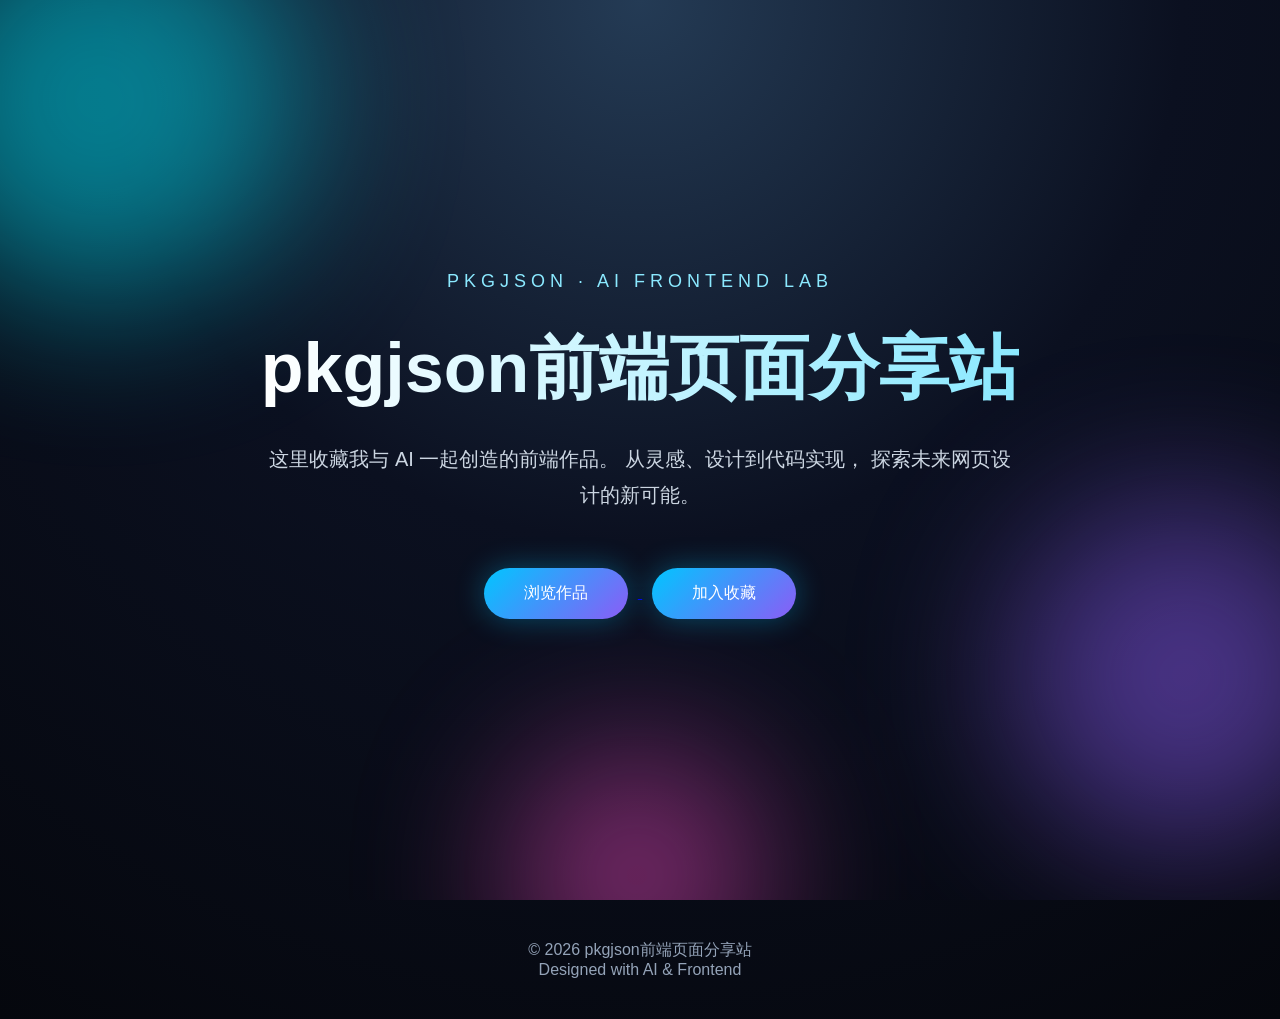
<file: index.html>
<!DOCTYPE html>
<html lang="zh-CN">
<head>
<meta charset="UTF-8">
<meta name="viewport" content="width=device-width, initial-scale=1.0">

<title>pkgjson前端页面分享站</title>

<style>

*{
    margin:0;
    padding:0;
    box-sizing:border-box;
    font-family:
    "Microsoft YaHei",
    "PingFang SC",
    sans-serif;
}

body{
    min-height:100vh;
    background:
    radial-gradient(circle at top,#243b55,#0b1020 45%,#05070d);
    color:white;
    overflow-x:hidden;
}


/* 背景光 */

.bg{
    position:fixed;
    inset:0;
    overflow:hidden;
    z-index:-1;
}


.circle{
    position:absolute;
    border-radius:50%;
    filter:blur(80px);
    opacity:.5;
    animation:float 12s infinite alternate;
}


.c1{
    width:400px;
    height:400px;
    background:#00eaff;
    top:-100px;
    left:-100px;
}


.c2{
    width:350px;
    height:350px;
    background:#8b5cf6;
    right:-80px;
    bottom:50px;
}


.c3{
    width:250px;
    height:250px;
    background:#ff4ecd;
    left:40%;
    bottom:-100px;
}


@keyframes float{

    from{
        transform:translateY(0);
    }

    to{
        transform:translateY(80px);
    }
}




/* 主区域 */

.hero{

    height:100vh;
    display:flex;
    flex-direction:column;
    justify-content:center;
    align-items:center;
    text-align:center;
    padding:20px;

}


.logo{

    font-size:18px;
    letter-spacing:5px;
    color:#8be9ff;
    margin-bottom:30px;
}



h1{

    font-size:70px;
    font-weight:900;

    background:
    linear-gradient(
    90deg,
    #fff,
    #8be9ff,
    #c084fc,
    #fff
    );

    background-size:300%;

    -webkit-background-clip:text;
    color:transparent;

    animation:
    shine 6s linear infinite;

}


@keyframes shine{

    from{
        background-position:0%;
    }

    to{
        background-position:300%;
    }

}



.subtitle{

    margin-top:25px;
    max-width:750px;

    font-size:20px;

    line-height:1.8;

    color:#cbd5e1;

}



.buttons{

    margin-top:45px;

}


button{

    padding:15px 40px;

    border-radius:50px;

    border:none;

    margin:10px;

    font-size:16px;

    cursor:pointer;

    color:white;

    background:
    linear-gradient(
    135deg,
    #00c6ff,
    #8b5cf6
    );

    box-shadow:
    0 0 30px #00c6ff55;

    transition:.3s;

}


button:hover{

    transform:
    translateY(-5px)
    scale(1.05);

}





/* 作品区域 */


.works{

    padding:80px 8%;

}


.title{

    text-align:center;

    font-size:40px;

    margin-bottom:50px;

}



.cards{

    display:grid;

    grid-template-columns:
    repeat(auto-fit,minmax(280px,1fr));

    gap:30px;

}



.card{

    background:
    rgba(255,255,255,.08);

    border:

    1px solid
    rgba(255,255,255,.15);


    backdrop-filter:blur(20px);

    padding:30px;

    border-radius:25px;

    transition:.4s;


}



.card:hover{

    transform:
    translateY(-15px);

    box-shadow:
    0 20px 50px rgba(0,0,0,.4);

}


.icon{

    font-size:45px;
    margin-bottom:20px;

}



.card h3{

    font-size:25px;

    margin-bottom:15px;

}


.card p{

    color:#cbd5e1;

    line-height:1.7;

}



/* footer */


footer{

    text-align:center;

    padding:40px;

    color:#94a3b8;

}


</style>

</head>


<body>


<div class="bg">

<div class="circle c1"></div>

<div class="circle c2"></div>

<div class="circle c3"></div>

</div>



<section class="hero">


<div class="logo">
PKGJSON · AI FRONTEND LAB
</div>



<h1>
pkgjson前端页面分享站
</h1>


<div class="subtitle">

这里收藏我与 AI 一起创造的前端作品。  
从灵感、设计到代码实现，
探索未来网页设计的新可能。

</div>


<div class="buttons">
<a  href="../detail.html">
<button>
浏览作品
</button>
</a>

<button>
加入收藏
</button>

</div>


</section>




<!---
<section class="works" id="works">


<div class="title">
✨ 精选前端作品
</div>



<div class="cards">


<div class="card">

<div class="icon">
🤖
</div>

<h3>
AI 共创页面
</h3>

<p>
利用人工智能辅助设计，
创造具有未来感的网页体验。
</p>

</div>



<div class="card">

<div class="icon">
🌌
</div>

<h3>
未来 UI 设计
</h3>

<p>
探索玻璃拟态、动态效果、
沉浸式交互的新方向。
</p>

</div>




<div class="card">

<div class="icon">
💻
</div>

<h3>
开源前端作品
</h3>

<p>
分享 HTML、CSS、JavaScript
实现的精彩页面。
</p>

</div>



</div>


</section>
-->


<footer>

© 2026 pkgjson前端页面分享站  
<br>
Designed with AI & Frontend

</footer>



<script>

function scrollToWorks(){

document
.getElementById("works")
.scrollIntoView({
behavior:"smooth"
});

}


</script>



</body>

</html>
</file>
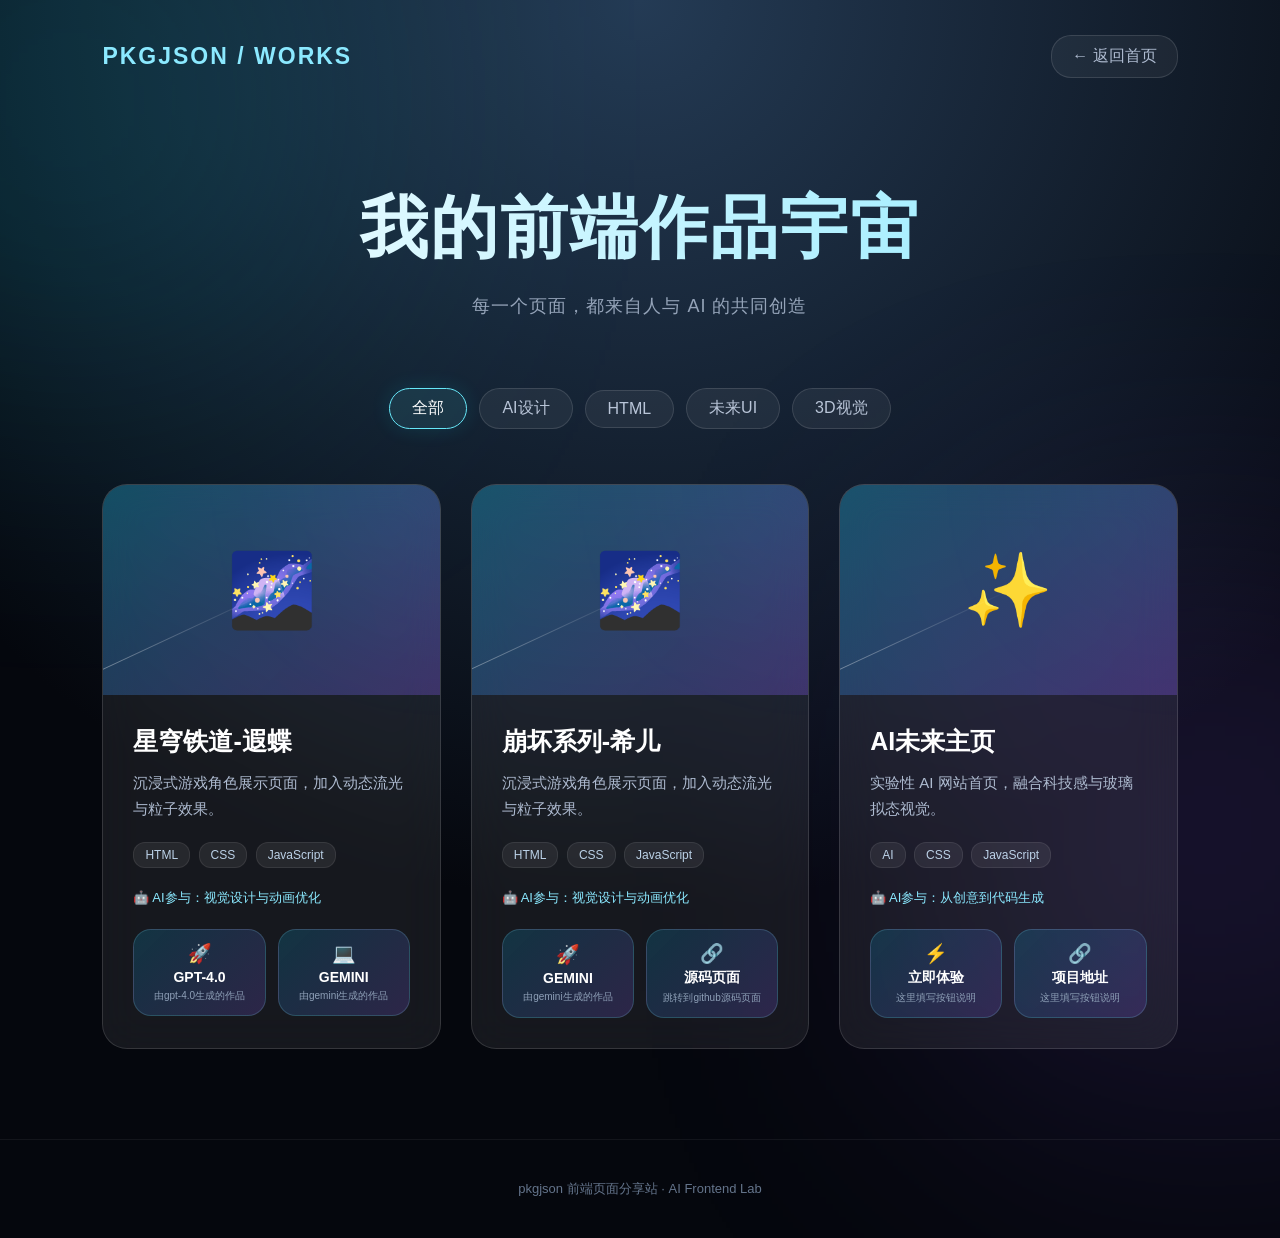
<file: detail.html>
<!DOCTYPE html>
<html lang="zh-CN">

<head>
    <meta charset="UTF-8">

    <meta
        name="viewport"
        content="width=device-width, initial-scale=1.0"
    >

    <title>作品列表 - pkgjson前端页面分享站</title>

    <link rel="stylesheet" href="./works.css">
</head>


<body>

    <!-- 顶部导航 -->
    <header class="header">

        <div class="logo">
            PKGJSON / WORKS
        </div>

        <a
            class="back"
            href="../index.html"
        >
            ← 返回首页
        </a>

    </header>


    <!-- 页面标题 -->
    <section class="hero">

        <h1>
            我的前端作品宇宙
        </h1>

        <p>
            每一个页面，都来自人与 AI 的共同创造
        </p>

    </section>


    <!-- 分类 -->
    <div class="tags">

        <div class="tag active">
            全部
        </div>

        <div class="tag">
            AI设计
        </div>

        <div class="tag">
            HTML
        </div>

        <div class="tag">
            未来UI
        </div>

        <div class="tag">
            3D视觉
        </div>

    </div>


    <!-- 作品容器 -->
    <section
        class="container"
        id="worksContainer"
    >
        <!-- JS 自动生成作品 -->
    </section>


    <!-- 页脚 -->
    <footer>
        pkgjson 前端页面分享站 · AI Frontend Lab
    </footer>


    <script src="./works.js"></script>

</body>

</html>
</file>
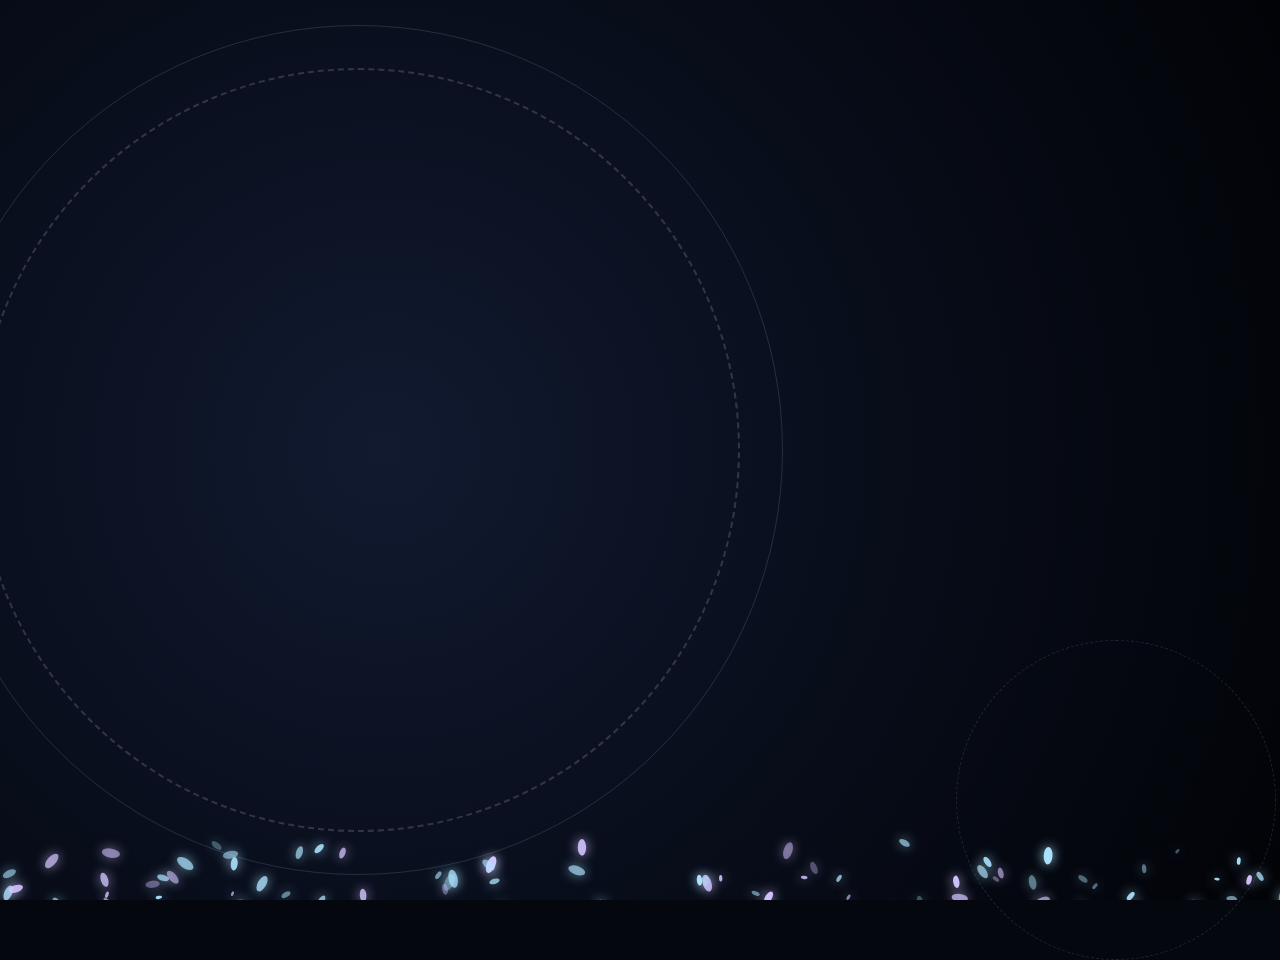
<file: sr/seele/gemini-v1.html>
<!DOCTYPE html>
<html lang="zh-CN">
<head>
    <meta charset="UTF-8">
    <meta name="viewport" content="width=device-width, initial-scale=1.0">
    <title>希儿·芙乐艾 - 死生之律者</title>
    <style>
        /* ================= 基础与色调设定 ================= */
        :root {
            --bg-deep: #05070e;
            --primary-blue: #7bb5ff;
            --glow-cyan: #aee5ff;
            --purple-light: #d3c4ff;
        }

        * {
            margin: 0;
            padding: 0;
            box-sizing: border-box;
            font-family: -apple-system, BlinkMacSystemFont, "Segoe UI", Roboto, sans-serif;
        }

        body, html {
            width: 100%;
            height: 100%;
            overflow: hidden;
            background-color: var(--bg-deep);
            color: #ffffff;
        }

        /* ================= 1. 史诗级加载动画 ================= */
        #loader {
            position: fixed;
            top: 0;
            left: 0;
            width: 100vw;
            height: 100vh;
            background: radial-gradient(circle, #0c1427 0%, #030509 100%);
            z-index: 999;
            display: flex;
            flex-direction: column;
            justify-content: center;
            align-items: center;
            transition: opacity 1.2s cubic-bezier(0.4, 0, 0.2, 1), visibility 1.2s ease;
        }

        .loader-wrapper {
            position: relative;
            width: 220px;
            height: 220px;
            display: flex;
            justify-content: center;
            align-items: center;
        }

        .ring-outer {
            position: absolute;
            width: 100%;
            height: 100%;
            border: 2px dashed rgba(174, 229, 255, 0.6);
            border-radius: 50%;
            animation: spinFast 8s linear infinite;
            box-shadow: 0 0 30px rgba(123, 181, 255, 0.2);
        }

        .ring-inner {
            position: absolute;
            width: 75%;
            height: 75%;
            border: 2px solid transparent;
            border-top: 3px solid var(--purple-light);
            border-bottom: 3px solid var(--glow-cyan);
            border-radius: 50%;
            animation: spinReverse 4s cubic-bezier(0.68, -0.55, 0.27, 1.55) infinite;
        }

        .loader-core {
            width: 20px;
            height: 20px;
            background: #ffffff;
            border-radius: 50%;
            box-shadow: 0 0 25px 10px var(--glow-cyan), 0 0 50px 20px var(--purple-light);
            animation: corePulse 1.5s ease-in-out infinite alternate;
        }

        .loader-text {
            margin-top: 40px;
            font-size: 0.95rem;
            letter-spacing: 6px;
            color: var(--glow-cyan);
            text-transform: uppercase;
            text-shadow: 0 0 10px var(--primary-blue);
            animation: textGlow 2s ease-in-out infinite alternate;
        }

        @keyframes spinFast { 100% { transform: rotate(360deg); } }
        @keyframes spinReverse { 100% { transform: rotate(-360deg); } }
        @keyframes corePulse {
            0% { transform: scale(0.6); opacity: 0.5; }
            100% { transform: scale(1.3); opacity: 1; }
        }
        @keyframes textGlow {
            0% { opacity: 0.3; filter: blur(2px); }
            100% { opacity: 1; filter: blur(0px); }
        }

        #loader.fade-out {
            opacity: 0;
            visibility: hidden;
        }

        /* ================= 2. 背景与法阵 ================= */
        .bg-container {
            position: absolute;
            top: 0; left: 0; width: 100%; height: 100%;
            background: radial-gradient(circle at 30% 50%, #111a30 0%, #080d1a 50%, #020307 100%);
            z-index: 1;
        }

        .magic-array {
            position: absolute;
            top: 50%;
            left: 28%;
            transform: translate(-50%, -50%);
            width: 850px;
            height: 850px;
            border: 1px solid rgba(174, 229, 255, 0.15);
            border-radius: 50%;
            pointer-events: none;
            animation: rotateBg 50s linear infinite;
        }
        .magic-array::before {
            content: '';
            position: absolute;
            top: 5%; left: 5%; right: 5%; bottom: 5%;
            border: 2px dashed rgba(211, 196, 255, 0.2);
            border-radius: 50%;
        }

        @keyframes rotateBg { 100% { transform: translate(-50%, -50%) rotate(360deg); } }

        canvas#particles {
            position: absolute;
            top: 0; left: 0; width: 100%; height: 100%;
            z-index: 2;
            pointer-events: none;
        }

        /* ================= 3. 左侧角色立绘（专门强化左侧边缘模糊） ================= */
        .character-stage {
            position: absolute;
            left: 3vw;
            top: 0;
            width: 52vw;
            height: 100vh;
            z-index: 4;
            display: flex;
            align-items: center;
            justify-content: center;
            perspective: 1200px;
        }

        .aura-glow {
            position: absolute;
            width: 580px;
            height: 580px;
            background: radial-gradient(circle, rgba(174,229,255,0.45) 0%, rgba(211,196,255,0.2) 40%, transparent 70%);
            filter: blur(80px);
            animation: pulseGlow 5s ease-in-out infinite alternate;
            opacity: 0;
            transition: opacity 2s ease;
        }

        .floating-wrapper {
            width: 100%;
            height: 100%;
            display: flex;
            align-items: center;
            justify-content: center;
            animation: floatAnim 6s ease-in-out infinite 2s;
        }

        /* 核心修补重点：通过多层 mask-image 彻底融化左侧和四周边缘 */
        .character-img {
            max-height: 88vh;
            max-width: 100%;
            object-fit: contain;

            /* 1. 双重掩码：复合线性渐变（专门针对左边缘深度羽化）+ 环形渐变（四周羽化） */
            -webkit-mask-image: 
                linear-gradient(to right, transparent 0%, black 22%, black 88%, transparent 100%),
                radial-gradient(circle at 50% 50%, black 50%, transparent 92%);
            -webkit-mask-composite: source-in;

            mask-image: 
                linear-gradient(to right, transparent 0%, black 22%, black 88%, transparent 100%),
                radial-gradient(circle at 50% 50%, black 50%, transparent 92%);
            mask-composite: intersect;

            /* 2. 增强多重光影，模糊边界 */
            filter: drop-shadow(-15px 0 25px rgba(174, 229, 255, 0.4))
                    drop-shadow(15px 0 30px rgba(123, 181, 255, 0.3))
                    brightness(1.03);

            opacity: 0;
            transform: scale(0.7) translateY(60px);
            transition: transform 1.8s cubic-bezier(0.16, 1, 0.3, 1), 
                        opacity 1.5s ease, 
                        filter 1.8s ease;
            cursor: pointer;
        }

        .character-stage.enter .character-img {
            opacity: 1;
            transform: scale(1) translateY(0);
        }
        .character-stage.enter .aura-glow {
            opacity: 1;
        }

        @keyframes floatAnim {
            0%, 100% { transform: translateY(0px) rotate(0deg); }
            50% { transform: translateY(-20px) rotate(1deg); }
        }
        @keyframes pulseGlow {
            0% { opacity: 0.3; transform: scale(0.85); }
            100% { opacity: 0.8; transform: scale(1.1); }
        }

        /* ================= 4. 右侧展示面板 ================= */
        .right-panel {
            position: absolute;
            right: 5vw;
            top: 0;
            width: 38vw;
            height: 100vh;
            z-index: 5;
            display: flex;
            flex-direction: column;
            justify-content: center;
            pointer-events: none;
        }

        .header-box {
            opacity: 0;
            transform: translateX(40px);
            transition: all 1.2s cubic-bezier(0.16, 1, 0.3, 1) 0.6s;
        }

        .header-box.enter {
            opacity: 1;
            transform: translateX(0);
        }

        .role-tag {
            display: inline-block;
            font-size: 0.8rem;
            letter-spacing: 3px;
            color: var(--glow-cyan);
            padding: 4px 12px;
            border: 1px solid rgba(174, 229, 255, 0.3);
            background: rgba(123, 181, 255, 0.08);
            border-radius: 4px;
            margin-bottom: 15px;
            text-transform: uppercase;
        }

        .main-title {
            font-size: 3.8rem;
            font-weight: 800;
            letter-spacing: 6px;
            background: linear-gradient(135deg, #ffffff 20%, var(--glow-cyan) 60%, var(--purple-light) 100%);
            -webkit-background-clip: text;
            -webkit-text-fill-color: transparent;
            text-shadow: 0 0 30px rgba(123, 181, 255, 0.2);
        }

        .sub-title {
            font-size: 1.2rem;
            letter-spacing: 6px;
            color: var(--purple-light);
            margin-top: 8px;
            margin-bottom: 35px;
            opacity: 0.9;
        }

        .status-cards {
            display: flex;
            flex-direction: column;
            gap: 20px;
            opacity: 0;
            transform: translateX(40px);
            transition: all 1.2s cubic-bezier(0.16, 1, 0.3, 1) 0.9s;
        }

        .status-cards.enter {
            opacity: 1;
            transform: translateX(0);
        }

        .card-item {
            background: rgba(15, 23, 42, 0.45);
            backdrop-filter: blur(12px);
            border: 1px solid rgba(255, 255, 255, 0.08);
            border-left: 3px solid var(--glow-cyan);
            padding: 18px 24px;
            border-radius: 0 12px 12px 0;
            position: relative;
            overflow: hidden;
            box-shadow: 0 10px 30px rgba(0,0,0,0.3);
        }

        .card-label {
            font-size: 0.85rem;
            color: rgba(255, 255, 255, 0.6);
            letter-spacing: 2px;
            margin-bottom: 8px;
        }

        .card-value {
            font-size: 1.1rem;
            color: #ffffff;
            letter-spacing: 1px;
            display: flex;
            align-items: center;
            justify-content: space-between;
        }

        .progress-bar {
            width: 100%;
            height: 4px;
            background: rgba(255, 255, 255, 0.1);
            border-radius: 2px;
            margin-top: 10px;
            overflow: hidden;
        }

        .progress-inner {
            height: 100%;
            background: linear-gradient(90deg, var(--primary-blue), var(--glow-cyan));
            width: 100%;
            box-shadow: 0 0 10px var(--glow-cyan);
        }

        .decor-ring {
            position: absolute;
            bottom: -60px;
            right: -60px;
            width: 320px;
            height: 320px;
            border: 1px dashed rgba(174, 229, 255, 0.15);
            border-radius: 50%;
            animation: spinFast 35s linear infinite;
            pointer-events: none;
        }
    </style>
</head>
<body>

    <div id="loader">
        <div class="loader-wrapper">
            <div class="ring-outer"></div>
            <div class="ring-inner"></div>
            <div class="loader-core"></div>
        </div>
        <div class="loader-text">Herrscher of Rebirth</div>
    </div>

    <div class="bg-container">
        <div class="magic-array"></div>
    </div>
    
    <canvas id="particles"></canvas>

    <div class="character-stage" id="charStage">
        <div class="aura-glow"></div>
        <div class="floating-wrapper">
            <img src="lihui.png" alt="死生之律者 - 希儿" class="character-img" id="heroImg">
        </div>
    </div>

    <div class="right-panel">
        <div class="header-box" id="headerBox">
            <span class="role-tag">S-Rank Valkyrie</span>
            <h1 class="main-title">希儿·芙乐艾</h1>
            <div class="sub-title">HERRSCHER OF REBIRTH · 死生之律者</div>
        </div>

        <div class="status-cards" id="statusCards">
            <div class="card-item">
                <div class="card-label">权能形态 / AUTHORITY FORM</div>
                <div class="card-value">
                    <span>塑灵与结命之双生</span>
                    <span style="color: var(--glow-cyan); font-size: 0.9rem;">[ Active ]</span>
                </div>
                <div class="progress-bar"><div class="progress-inner"></div></div>
            </div>

            <div class="card-item" style="border-left-color: var(--purple-light);">
                <div class="card-label">生命的温床 / REBIRTH RESONANCE</div>
                <div class="card-value">
                    <span>纯白绽放 · 凋零与新芽</span>
                    <span style="color: var(--purple-light); font-size: 0.9rem;">99.8%</span>
                </div>
                <div class="progress-bar"><div class="progress-inner" style="background: linear-gradient(90deg, var(--purple-light), #ffffff);"></div></div>
            </div>

            <div class="card-item">
                <div class="card-label">核心波动 / CORE FREQUENCY</div>
                <div class="card-value">
                    <span>海洋与量子之海的共鸣</span>
                    <span style="color: var(--glow-cyan); font-size: 0.9rem;">Stable</span>
                </div>
            </div>
        </div>

        <div class="decor-ring"></div>
    </div>

    <script>
        window.addEventListener('load', () => {
            const loader = document.getElementById('loader');
            const charStage = document.getElementById('charStage');
            const headerBox = document.getElementById('headerBox');
            const statusCards = document.getElementById('statusCards');

            setTimeout(() => {
                loader.classList.add('fade-out');
                setTimeout(() => {
                    charStage.classList.add('enter');
                    headerBox.classList.add('enter');
                    statusCards.classList.add('enter');
                }, 300);
            }, 1200);
        });

        // 粒子系统
        const canvas = document.getElementById('particles');
        const ctx = canvas.getContext('2d');

        function resizeCanvas() {
            canvas.width = window.innerWidth;
            canvas.height = window.innerHeight;
        }
        resizeCanvas();
        window.addEventListener('resize', resizeCanvas);

        class PetalParticle {
            constructor() {
                this.reset();
            }

            reset() {
                this.x = Math.random() * canvas.width;
                this.y = canvas.height + Math.random() * 50;
                this.size = Math.random() * 3.5 + 1.2;
                this.speedY = Math.random() * 1.5 + 0.5;
                this.speedX = (Math.random() - 0.5) * 0.8;
                this.rotation = Math.random() * Math.PI * 2;
                this.rotSpeed = (Math.random() - 0.5) * 0.03;
                this.alpha = Math.random() * 0.7 + 0.3;
                this.color = Math.random() > 0.4 ? '#aee5ff' : '#d3c4ff';
            }

            update() {
                this.y -= this.speedY;
                this.x += this.speedX;
                this.rotation += this.rotSpeed;
                if (this.y < -20) this.reset();
            }

            draw() {
                ctx.save();
                ctx.translate(this.x, this.y);
                ctx.rotate(this.rotation);
                ctx.beginPath();
                ctx.ellipse(0, 0, this.size, this.size * 2, 0, 0, Math.PI * 2);
                ctx.fillStyle = this.color;
                ctx.globalAlpha = this.alpha;
                ctx.shadowBlur = 12;
                ctx.shadowColor = this.color;
                ctx.fill();
                ctx.restore();
            }
        }

        const petals = Array.from({ length: 85 }, () => new PetalParticle());

        function animateParticles() {
            ctx.clearRect(0, 0, canvas.width, canvas.height);
            petals.forEach(p => {
                p.update();
                p.draw();
            });
            requestAnimationFrame(animateParticles);
        }
        animateParticles();

        // 3D 视差
        const heroImg = document.getElementById('heroImg');
        document.addEventListener('mousemove', (e) => {
            if (!charStage.classList.contains('enter')) return;
            const xAxis = (window.innerWidth / 2 - e.pageX) / 40;
            const yAxis = (window.innerHeight / 2 - e.pageY) / 40;
            heroImg.style.transform = `rotateY(${xAxis}deg) rotateX(${yAxis}deg)`;
        });
    </script>
</body>
</html>
</file>
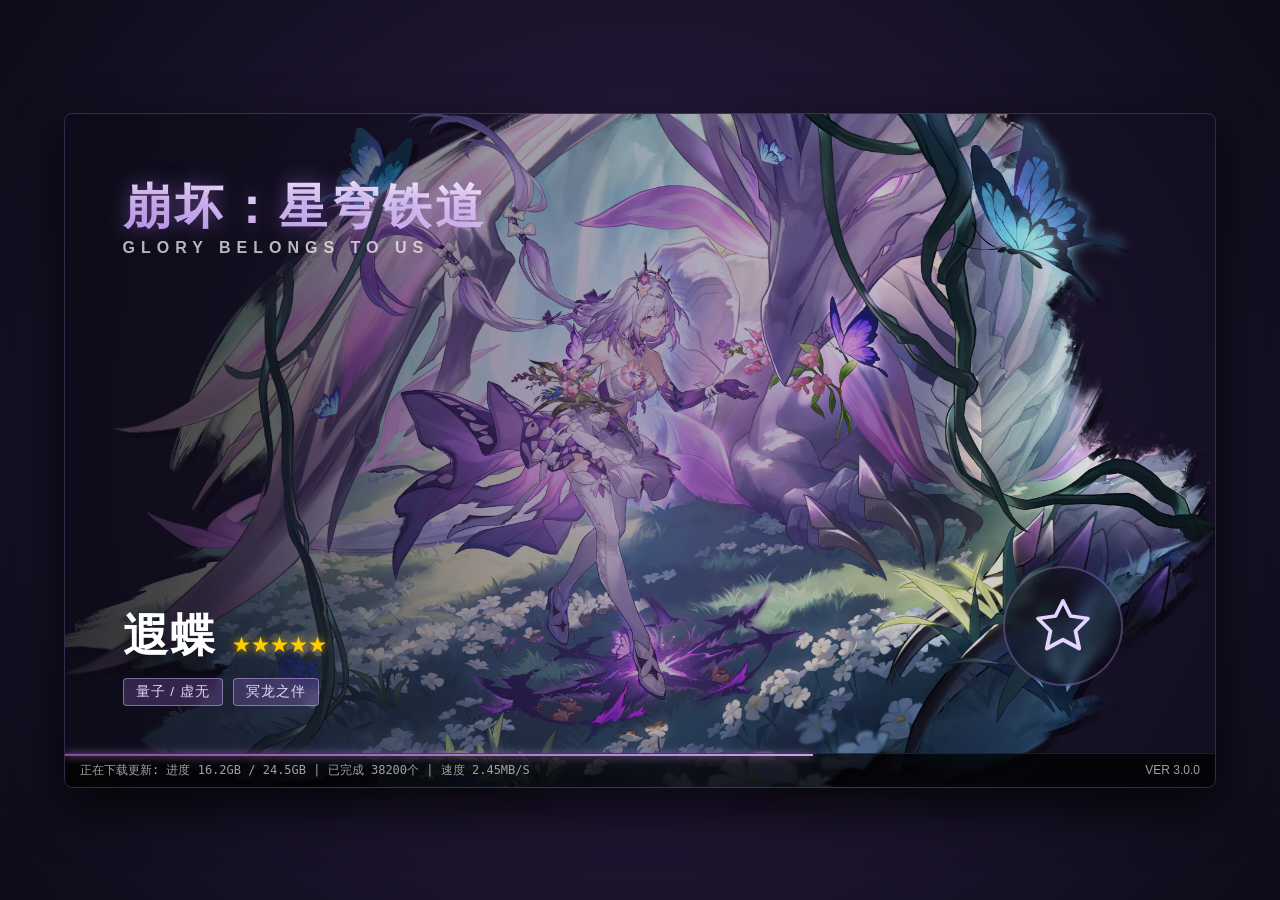
<file: sr/xiadie/gemini-v1.html>
<!DOCTYPE html>
<html lang="zh-CN">
<head>
    <meta charset="UTF-8">
    <meta name="viewport" content="width=device-width, initial-scale=1.0">
    <title>崩坏：星穹铁道 - 遐蝶</title>
    <style>
        * {
            margin: 0;
            padding: 0;
            box-sizing: border-box;
            user-select: none;
        }

        body, html {
            width: 100%;
            height: 100%;
            overflow: hidden;
            background-color: #0d0b18;
            font-family: -apple-system, BlinkMacSystemFont, "Segoe UI", Roboto, "Helvetica Neue", Arial, sans-serif;
            color: #ffffff;
        }

        /* 统一容器 */
        .container {
            position: relative;
            width: 100vw;
            height: 100vh;
            display: flex;
            justify-content: center;
            align-items: center;
            background: radial-gradient(circle at center, #2d1f47 0%, #0d0b18 100%);
        }

        /* 背景装饰与发光效果 */
        .bg-glow {
            position: absolute;
            width: 60vw;
            height: 60vw;
            background: radial-gradient(circle, rgba(162, 114, 219, 0.25) 0%, rgba(0, 0, 0, 0) 70%);
            z-index: 1;
            pointer-events: none;
        }

        /* 模拟进场与切场动画容器 */
        .card-stage {
            position: relative;
            width: 90vw;
            max-width: 1200px;
            height: 80vh;
            max-height: 675px;
            overflow: hidden;
            border-radius: 8px;
            box-shadow: 0 20px 50px rgba(0, 0, 0, 0.8);
            border: 1px solid rgba(190, 150, 235, 0.2);
            animation: stageAppear 0.8s ease-out forwards;
        }

        @keyframes stageAppear {
            0% {
                opacity: 0;
                transform: scale(0.95);
            }
            100% {
                opacity: 1;
                transform: scale(1);
            }
        }

        /* 角色全图背景 */
        .character-img {
            position: absolute;
            width: 100%;
            height: 100%;
            object-fit: cover;
            object-position: center;
            z-index: 2;
            transform: scale(1.05);
            animation: zoomEffect 20s infinite alternate ease-in-out;
        }

        @keyframes zoomEffect {
            0% { transform: scale(1.03); }
            100% { transform: scale(1.08); }
        }

        /* 遮罩蒙版（强化文字对比度与氛围） */
        .overlay {
            position: absolute;
            top: 0;
            left: 0;
            width: 100%;
            height: 100%;
            background: linear-gradient(90deg, rgba(13, 11, 24, 0.85) 0%, rgba(13, 11, 24, 0.4) 40%, rgba(13, 11, 24, 0.1) 100%);
            z-index: 3;
        }

        /* 仿视频滑入标语（Glory style header） */
        .header-banner {
            position: absolute;
            top: 10%;
            left: -100%;
            width: auto;
            z-index: 4;
            animation: slideInLeft 0.7s cubic-bezier(0.16, 1, 0.3, 1) 0.3s forwards;
        }

        @keyframes slideInLeft {
            0% { left: -100%; }
            100% { left: 5%; }
        }

        .faction-title {
            font-size: 3rem;
            font-weight: 900;
            letter-spacing: 4px;
            background: linear-gradient(185deg, #ffffff 0%, #b893e6 100%);
            -webkit-background-clip: text;
            -webkit-text-fill-color: transparent;
            text-shadow: 0 0 20px rgba(162, 114, 219, 0.5);
            line-height: 1.1;
        }

        .subtitle {
            font-size: 1rem;
            font-weight: 700;
            letter-spacing: 6px;
            color: rgba(255, 255, 255, 0.7);
            margin-top: 5px;
            text-transform: uppercase;
        }

        /* 角色信息卡片 (视频左下角样式) */
        .info-card {
            position: absolute;
            bottom: 12%;
            left: 5%;
            z-index: 4;
            display: flex;
            flex-direction: column;
            gap: 12px;
            opacity: 0;
            transform: translateY(30px);
            animation: fadeInUp 0.6s ease-out 0.8s forwards;
        }

        @keyframes fadeInUp {
            to {
                opacity: 1;
                transform: translateY(0);
            }
        }

        /* 名字与定位 */
        .char-name-group {
            display: flex;
            align-items: baseline;
            gap: 15px;
        }

        .char-name {
            font-size: 2.8rem;
            font-weight: 800;
            letter-spacing: 2px;
            color: #ffffff;
            text-shadow: 0 20px 10px rgba(0, 0, 0, 0.5);
        }

        /* 稀有度五星 */
        .rarity-stars {
            display: flex;
            gap: 4px;
            color: #ffcc00;
            font-size: 1.2rem;
            text-shadow: 0 0 8px rgba(255, 204, 0, 0.8);
        }

        /* 属性/命途标签 */
        .tag-group {
            display: flex;
            gap: 10px;
        }

        .tag {
            padding: 4px 12px;
            background: rgba(162, 114, 219, 0.25);
            border: 1px solid rgba(210, 180, 250, 0.5);
            border-radius: 4px;
            font-size: 0.85rem;
            letter-spacing: 1px;
            color: #e5d4ff;
            backdrop-filter: blur(4px);
        }

        /* 底部资源更新进度条（模仿视频底部UI） */
        .download-bar {
            position: absolute;
            bottom: 0;
            left: 0;
            width: 100%;
            padding: 8px 15px;
            background: rgba(0, 0, 0, 0.75);
            border-top: 1px solid rgba(255, 255, 255, 0.1);
            font-size: 0.75rem;
            color: #a0a0a0;
            display: flex;
            justify-content: space-between;
            align-items: center;
            z-index: 5;
            box-sizing: border-box;
        }

        .progress-text {
            font-family: monospace;
        }

        .progress-line {
            position: absolute;
            top: 0;
            left: 0;
            height: 2px;
            width: 65%;
            background: linear-gradient(90deg, #8a42ad, #d19fe8);
            box-shadow: 0 0 8px #d19fe8;
        }

        /* 标志 Logo (阵营/特色图标) */
        .faction-logo {
            position: absolute;
            right: 8%;
            bottom: 15%;
            width: 120px;
            height: 120px;
            border-radius: 50%;
            border: 2px solid rgba(200, 160, 255, 0.3);
            display: flex;
            justify-content: center;
            align-items: center;
            z-index: 4;
            background: rgba(13, 11, 24, 0.4);
            backdrop-filter: blur(5px);
            animation: pulseLogo 3s infinite alternate ease-in-out;
        }

        @keyframes pulseLogo {
            0% { transform: scale(1); box-shadow: 0 0 10px rgba(162, 114, 219, 0.2); }
            100% { transform: scale(1.05); box-shadow: 0 0 25px rgba(162, 114, 219, 0.6); }
        }

        .faction-logo img {
            width: 70%;
            height: 70%;
            object-fit: contain;
            filter: drop-shadow(0 0 5px rgba(255,255,255,0.5));
        }

        /* 响应式调整 */
        @media (max-width: 768px) {
            .faction-title { font-size: 2rem; }
            .char-name { font-size: 2rem; }
            .faction-logo { width: 80px; height: 80px; right: 5%; bottom: 12%; }
        }
    </style>
</head>
<body>

    <div class="container">
        <div class="bg-glow"></div>

        <div class="card-stage">
            <img class="character-img" src="lihui.png" alt="遐蝶">

            <div class="overlay"></div>

            <div class="header-banner">
                <div class="faction-title">崩坏：星穹铁道</div>
                <div class="subtitle">GLORY BELONGS TO US</div>
            </div>

            <div class="info-card">
                <div class="char-name-group">
                    <div class="char-name">遐蝶</div>
                    <div class="rarity-stars">★★★★★</div>
                </div>
                <div class="tag-group">
                    <span class="tag">量子 / 虚无</span>
                    <span class="tag">冥龙之伴</span>
                </div>
            </div>

            <div class="faction-logo">
                <svg width="60" height="60" viewBox="0 0 24 24" fill="none" stroke="#e5d4ff" stroke-width="1.5" stroke-linecap="round" stroke-linejoin="round">
                    <path d="M12 2L15 8L22 9L17 14L18.5 21L12 17.5L5.5 21L7 14L2 9L9 8L12 2Z" />
                </svg>
            </div>

            <div class="download-bar">
                <div class="progress-line"></div>
                <span class="progress-text">正在下载更新: 进度 16.2GB / 24.5GB | 已完成 38200个 | 速度 2.45MB/S</span>
                <span>VER 3.0.0</span>
            </div>
        </div>
    </div>

</body>
</html>
</file>
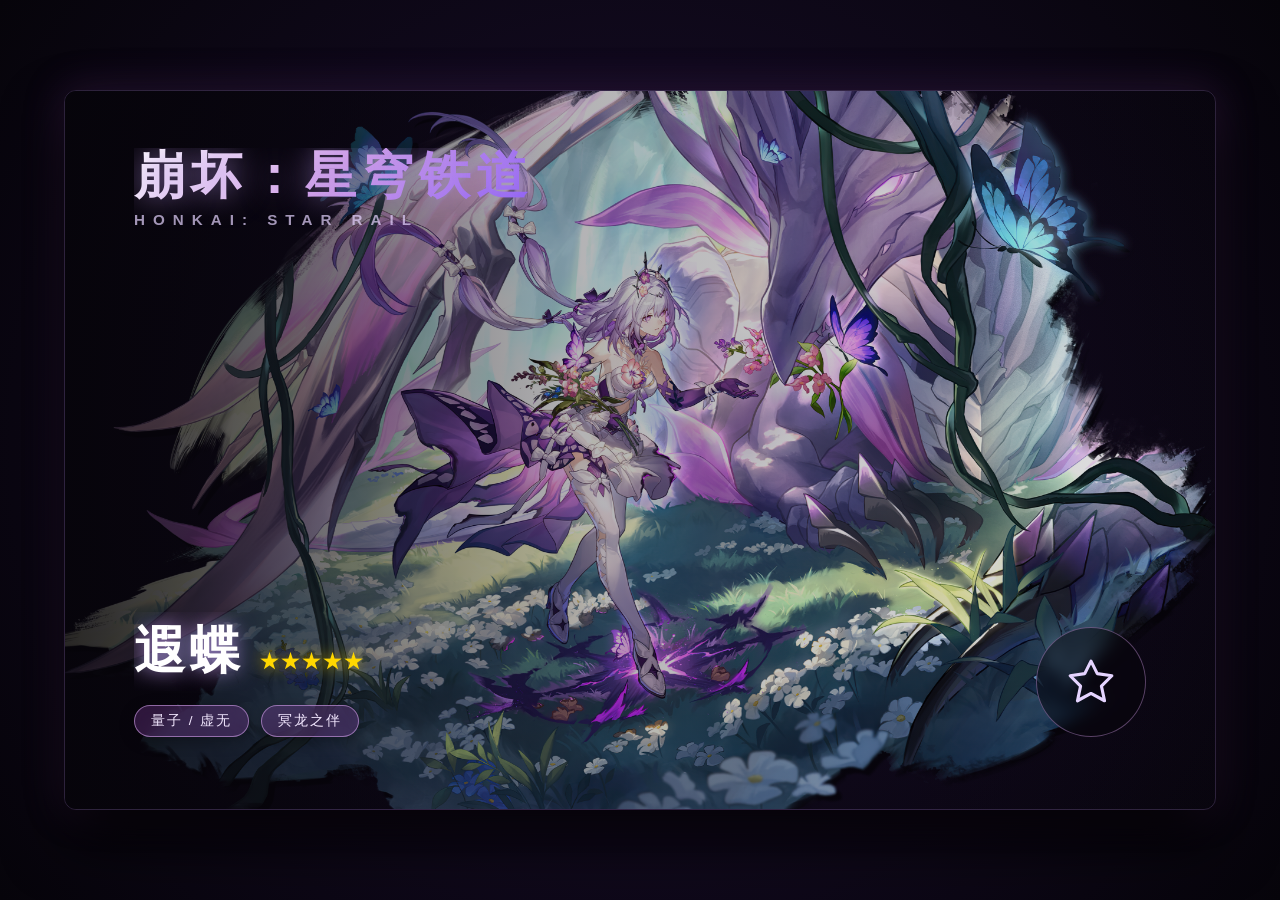
<file: sr/xiadie/gemini-v2.html>
<!DOCTYPE html>
<html lang="zh-CN">
<head>
    <meta charset="UTF-8">
    <meta name="viewport" content="width=device-width, initial-scale=1.0">
    <title>崩坏：星穹铁道 - 遐蝶</title>
    <style>
        * {
            margin: 0;
            padding: 0;
            box-sizing: border-box;
            user-select: none;
        }

        body, html {
            width: 100%;
            height: 100%;
            overflow: hidden;
            background-color: #06040a;
            font-family: -apple-system, BlinkMacSystemFont, "Segoe UI", Roboto, "Helvetica Neue", Arial, sans-serif;
            color: #ffffff;
        }

        /* 视口主容器 */
        .container {
            position: relative;
            width: 100vw;
            height: 100vh;
            display: flex;
            justify-content: center;
            align-items: center;
            background: radial-gradient(circle at center, #1a0e2e 0%, #06040a 100%);
            perspective: 1200px;
        }

        /* ================= 1. 从左到右条状加载动画 (带数字0-100变化) ================= */
        .loader-overlay {
            position: absolute;
            inset: 0;
            background: #06040a;
            z-index: 100;
            display: flex;
            flex-direction: column;
            justify-content: center;
            align-items: center;
            animation: fadeOutLoader 0.4s cubic-bezier(0.7, 0, 0.84, 0) 2.2s forwards;
            pointer-events: none;
        }

        @keyframes fadeOutLoader {
            to {
                opacity: 0;
                visibility: hidden;
            }
        }

        .bar-loader-container {
            position: relative;
            width: 320px;
            display: flex;
            flex-direction: column;
            align-items: flex-start;
            gap: 8px;
        }

        .bar-loader-header {
            width: 100%;
            display: flex;
            justify-content: space-between;
            font-size: 0.8rem;
            letter-spacing: 2px;
            color: #b893e6;
            font-weight: 700;
            text-shadow: 0 0 8px rgba(184, 147, 230, 0.6);
            font-family: monospace;
        }

        /* 数字从0%到100%的变化效果 */
        .percent-counter::after {
            content: "0%";
            animation: countUp 1.8s cubic-bezier(0.22, 1, 0.36, 1) 0.2s forwards;
        }

        @keyframes countUp {
            0%   { content: "0%"; }
            10%  { content: "12%"; }
            25%  { content: "34%"; }
            40%  { content: "58%"; }
            60%  { content: "79%"; }
            80%  { content: "92%"; }
            100% { content: "100%"; }
        }

        .bar-track {
            position: relative;
            width: 100%;
            height: 6px;
            background: rgba(255, 255, 255, 0.08);
            border-radius: 3px;
            overflow: hidden;
            box-shadow: inset 0 0 5px rgba(0, 0, 0, 0.8);
        }

        .bar-fill {
            position: absolute;
            top: 0;
            left: 0;
            height: 100%;
            width: 0%;
            background: linear-gradient(90deg, #61399d 0%, #b893e6 70%, #ffffff 100%);
            box-shadow: 0 0 15px #b893e6, 0 0 30px #e5d4ff;
            animation: fillProgress 1.8s cubic-bezier(0.22, 1, 0.36, 1) 0.2s forwards;
        }

        /* 条状高光扫过效果 */
        .bar-glare {
            position: absolute;
            top: 0;
            left: -50%;
            width: 40%;
            height: 100%;
            background: linear-gradient(90deg, transparent, rgba(255, 255, 255, 0.8), transparent);
            animation: glareSweep 1.2s ease-in-out infinite;
        }

        @keyframes fillProgress {
            0% { width: 0%; }
            10% { width: 12%; }
            25% { width: 34%; }
            40% { width: 58%; }
            60% { width: 79%; }
            80% { width: 92%; }
            100% { width: 100%; }
        }

        @keyframes glareSweep {
            100% { left: 150%; }
        }

        /* ================= 2. 主舞台容器 ================= */
        .card-stage {
            position: relative;
            width: 90vw;
            max-width: 1280px;
            height: 80vh;
            max-height: 720px;
            overflow: hidden;
            border-radius: 12px;
            box-shadow: 0 30px 60px rgba(0, 0, 0, 0.9), 0 0 40px rgba(138, 66, 173, 0.25);
            border: 1px solid rgba(190, 150, 235, 0.2);
            opacity: 0;
            transform: scale(0.95) translateY(20px);
            animation: stageAppear 0.6s cubic-bezier(0.16, 1, 0.3, 1) 2.2s forwards;
        }

        @keyframes stageAppear {
            to {
                opacity: 1;
                transform: scale(1) translateY(0);
            }
        }

        /* 角色立绘进场 */
        .character-img {
            position: absolute;
            width: 100%;
            height: 100%;
            object-fit: cover;
            object-position: center;
            z-index: 2;
            opacity: 0;
            transform: scale(1.2);
            animation: charEnter 1s cubic-bezier(0.16, 1, 0.3, 1) 2.4s forwards, zoomEffect 18s infinite alternate ease-in-out 3.4s;
        }

        @keyframes charEnter {
            0% {
                opacity: 0;
                transform: scale(1.25);
                filter: blur(12px) brightness(1.8);
            }
            100% {
                opacity: 1;
                transform: scale(1.05);
                filter: blur(0px) brightness(1);
            }
        }

        @keyframes zoomEffect {
            0% { transform: scale(1.05) translateY(0); }
            100% { transform: scale(1.1) translateY(-10px); }
        }

        /* 斩击线粒子 */
        .slash-effect {
            position: absolute;
            top: -50%;
            left: -50%;
            width: 200%;
            height: 200%;
            background: linear-gradient(45deg, transparent 45%, rgba(229, 212, 255, 0.9) 50%, transparent 55%);
            z-index: 3;
            pointer-events: none;
            opacity: 0;
            transform: translateY(-100%) rotate(25deg);
            animation: slashFlash 0.4s ease-out 2.4s forwards;
        }

        @keyframes slashFlash {
            0% { opacity: 1; transform: translateY(-50%) rotate(25deg); }
            100% { opacity: 0; transform: translateY(50%) rotate(25deg); }
        }

        /* 蒙版 */
        .overlay {
            position: absolute;
            inset: 0;
            background: linear-gradient(90deg, rgba(6, 4, 10, 0.85) 0%, rgba(6, 4, 10, 0.3) 45%, rgba(6, 4, 10, 0.1) 100%);
            z-index: 4;
        }

        /* ================= 3. 炫酷文字划入特效 ================= */
        
        /* 顶部阵营标语 */
        .header-banner {
            position: absolute;
            top: 8%;
            left: 6%;
            z-index: 5;
            overflow: hidden;
            padding-right: 20px;
        }

        .faction-title {
            font-size: 3.2rem;
            font-weight: 900;
            letter-spacing: 6px;
            background: linear-gradient(135deg, #ffffff 0%, #d19fe8 50%, #8b5cf6 100%);
            -webkit-background-clip: text;
            -webkit-text-fill-color: transparent;
            text-shadow: 0 0 30px rgba(184, 147, 230, 0.6);
            line-height: 1.1;
            
            opacity: 0;
            transform: translateX(-120%) skewX(-15deg);
            animation: titleSlideIn 0.7s cubic-bezier(0.16, 1, 0.3, 1) 2.6s forwards;
        }

        .subtitle {
            font-size: 0.95rem;
            font-weight: 700;
            letter-spacing: 8px;
            color: rgba(229, 212, 255, 0.7);
            margin-top: 6px;
            text-transform: uppercase;
            
            opacity: 0;
            transform: translateX(-100%);
            animation: subSlideIn 0.6s cubic-bezier(0.16, 1, 0.3, 1) 2.8s forwards;
        }

        @keyframes titleSlideIn {
            to {
                opacity: 1;
                transform: translateX(0) skewX(0deg);
            }
        }

        @keyframes subSlideIn {
            to {
                opacity: 1;
                transform: translateX(0);
            }
        }

        /* 左下角角色信息块 */
        .info-card {
            position: absolute;
            bottom: 10%;
            left: 6%;
            z-index: 5;
            display: flex;
            flex-direction: column;
            gap: 14px;
        }

        .char-name-group {
            position: relative;
            display: flex;
            align-items: baseline;
            gap: 15px;
            overflow: hidden;
            padding: 5px 10px 5px 0;
        }

        .char-name {
            font-size: 3.2rem;
            font-weight: 900;
            letter-spacing: 4px;
            color: #ffffff;
            text-shadow: 0 0 20px rgba(184, 147, 230, 0.8);
            opacity: 0;
            transform: translateX(-100%);
            animation: nameSlideIn 0.6s cubic-bezier(0.16, 1, 0.3, 1) 2.8s forwards;
        }

        .char-name-group::after {
            content: '';
            position: absolute;
            top: 0;
            left: -100%;
            width: 100%;
            height: 100%;
            background: linear-gradient(90deg, transparent, rgba(229, 212, 255, 0.8), transparent);
            animation: lightSweep 0.8s ease-out 2.8s forwards;
        }

        @keyframes nameSlideIn {
            to {
                opacity: 1;
                transform: translateX(0);
            }
        }

        @keyframes lightSweep {
            0% { left: -100%; }
            100% { left: 100%; }
        }

        .rarity-stars {
            display: flex;
            gap: 4px;
            color: #ffd700;
            font-size: 1.3rem;
            filter: drop-shadow(0 0 8px rgba(255, 215, 0, 0.8));
            opacity: 0;
            transform: scale(0);
            animation: popStars 0.5s cubic-bezier(0.34, 1.56, 0.64, 1) 3.1s forwards;
        }

        @keyframes popStars {
            to {
                opacity: 1;
                transform: scale(1);
            }
        }

        .tag-group {
            display: flex;
            gap: 12px;
        }

        .tag {
            padding: 6px 16px;
            background: rgba(138, 66, 173, 0.3);
            border: 1px solid rgba(209, 159, 232, 0.6);
            border-radius: 20px;
            font-size: 0.85rem;
            letter-spacing: 2px;
            color: #f3e8ff;
            backdrop-filter: blur(8px);
            box-shadow: 0 4px 15px rgba(0, 0, 0, 0.3);
            opacity: 0;
            transform: translateY(20px);
        }

        .tag:nth-child(1) {
            animation: tagUp 0.5s cubic-bezier(0.16, 1, 0.3, 1) 3.0s forwards;
        }

        .tag:nth-child(2) {
            animation: tagUp 0.5s cubic-bezier(0.16, 1, 0.3, 1) 3.15s forwards;
        }

        @keyframes tagUp {
            to {
                opacity: 1;
                transform: translateY(0);
            }
        }

        /* 右侧阵营徽标 */
        .faction-logo {
            position: absolute;
            right: 6%;
            bottom: 10%;
            width: 110px;
            height: 110px;
            border-radius: 50%;
            border: 1px solid rgba(209, 159, 232, 0.4);
            display: flex;
            justify-content: center;
            align-items: center;
            z-index: 5;
            background: rgba(6, 4, 10, 0.5);
            backdrop-filter: blur(8px);
            opacity: 0;
            animation: logoEnter 0.6s ease-out 3.1s forwards, pulseLogo 3s infinite alternate ease-in-out 3.7s;
        }

        @keyframes logoEnter {
            from { opacity: 0; transform: scale(0.5) rotate(-45deg); }
            to { opacity: 1; transform: scale(1) rotate(0deg); }
        }

        @keyframes pulseLogo {
            0% { transform: scale(1); box-shadow: 0 0 15px rgba(138, 66, 173, 0.3); }
            100% { transform: scale(1.08); box-shadow: 0 0 35px rgba(184, 147, 230, 0.7); }
        }

        /* 响应式适配 */
        @media (max-width: 768px) {
            .faction-title { font-size: 2.2rem; }
            .char-name { font-size: 2.2rem; }
            .faction-logo { width: 75px; height: 75px; right: 5%; bottom: 8%; }
            .bar-loader-container { width: 240px; }
        }
    </style>
</head>
<body>

    <div class="container">
        <div class="loader-overlay">
            <div class="bar-loader-container">
                <div class="bar-loader-header">
                    <span>SYSTEM INITIALIZING...</span>
                    <span class="percent-counter"></span>
                </div>
                <div class="bar-track">
                    <div class="bar-fill"></div>
                    <div class="bar-glare"></div>
                </div>
            </div>
        </div>

        <div class="card-stage">
            <div class="slash-effect"></div>

            <img class="character-img" src="lihui.png" alt="遐蝶">

            <div class="overlay"></div>

            <div class="header-banner">
                <div class="faction-title">崩坏：星穹铁道</div>
                <div class="subtitle">Honkai: Star Rail</div>
            </div>

            <div class="info-card">
                <div class="char-name-group">
                    <div class="char-name">遐蝶</div>
                    <div class="rarity-stars">★★★★★</div>
                </div>
                <div class="tag-group">
                    <span class="tag">量子 / 虚无</span>
                    <span class="tag">冥龙之伴</span>
                </div>
            </div>

            <div class="faction-logo">
                <svg width="50" height="50" viewBox="0 0 24 24" fill="none" stroke="#e5d4ff" stroke-width="1.5" stroke-linecap="round" stroke-linejoin="round">
                    <path d="M12 2L15 8L22 9L17 14L18.5 21L12 17.5L5.5 21L7 14L2 9L9 8L12 2Z" />
                </svg>
            </div>
        </div>
    </div>

</body>
</html>
</file>
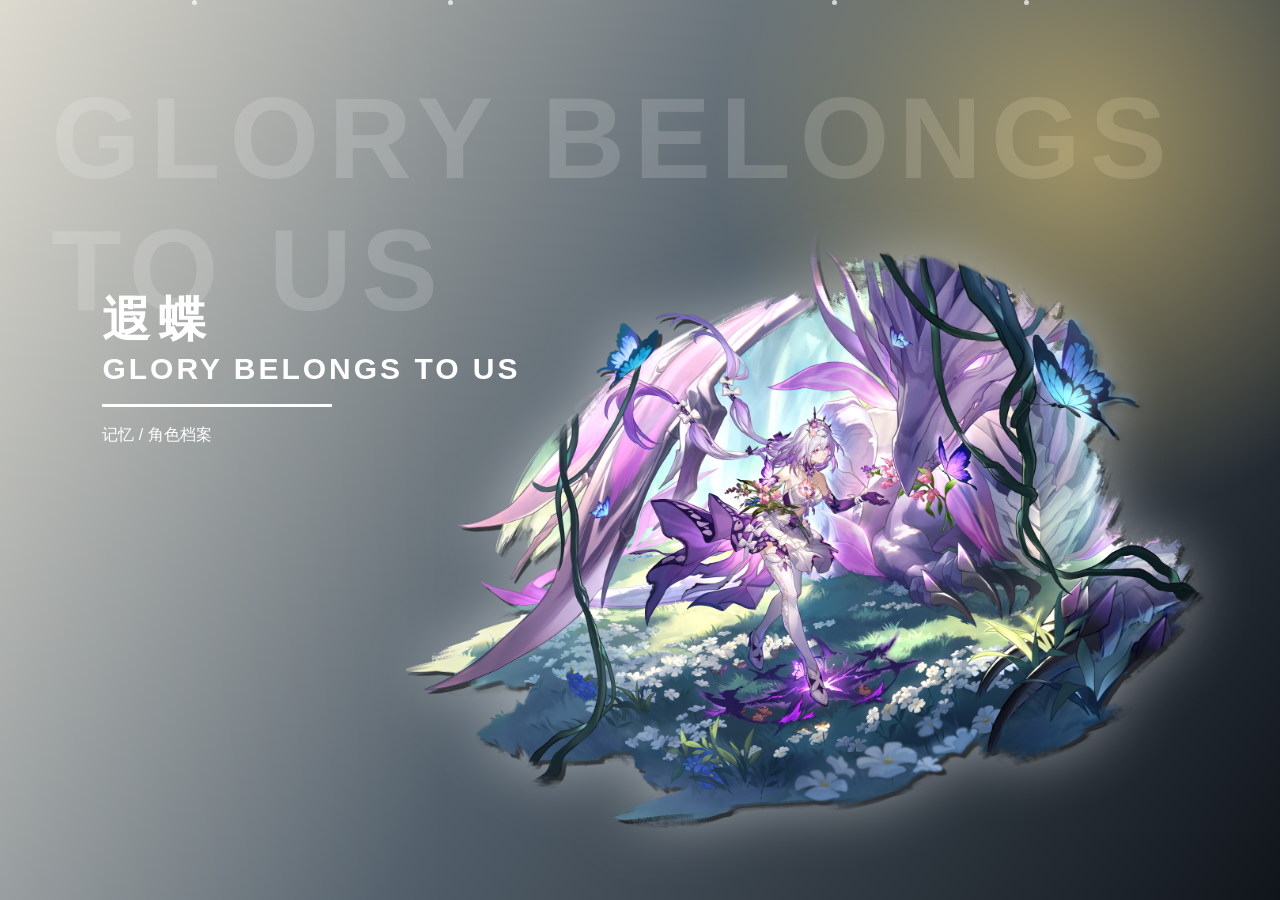
<file: sr/xiadie/gpt-v1.html>
<!DOCTYPE html>
<html lang="zh-CN">
<head>
<meta charset="UTF-8">
<meta name="viewport" content="width=device-width,initial-scale=1.0">
<title>遐蝶角色介绍 - Honkai Star Rail Style</title>
<style>
*{box-sizing:border-box}
body{margin:0;background:#111;color:#fff;font-family:"Microsoft YaHei",sans-serif;overflow:hidden}
.page{position:relative;width:100vw;height:100vh;background:
linear-gradient(90deg,rgba(255,255,255,.12),transparent 35%),
linear-gradient(120deg,#d8d5c9,#53606b,#10151b);overflow:hidden}

.bgText{position:absolute;left:4%;top:8%;font-size:9vw;font-weight:900;
letter-spacing:.08em;color:rgba(255,255,255,.15);animation:moveText 8s linear infinite}

.title{position:absolute;left:8%;top:32%;z-index:5;animation:fadeIn 1.2s}
.cn{font-size:48px;font-weight:900;letter-spacing:.15em}
.en{font-size:30px;font-weight:bold;letter-spacing:.1em}
.line{width:230px;height:3px;background:white;margin:18px 0}

.character{
position:absolute;right:5%;bottom:-5%;height:90%;
filter:drop-shadow(0 0 30px rgba(255,255,255,.5));
animation:float 4s ease-in-out infinite,show 1.5s;
}
/* 替换为遐蝶立绘 */
.character img{height:100%;}

.light{
position:absolute;width:800px;height:800px;border-radius:50%;
right:-200px;top:-250px;
background:radial-gradient(circle,rgba(255,220,120,.5),transparent 65%);
animation:pulse 3s infinite;
}
.particles span{
position:absolute;width:5px;height:5px;background:white;border-radius:50%;
animation:rise 5s infinite;
opacity:.7
}
.mask{position:absolute;inset:0;background:#000;
animation:open 1.8s forwards;z-index:20}

@keyframes open{to{transform:translateY(-100%)}}
@keyframes fadeIn{from{opacity:0;transform:translateX(-80px)}}
@keyframes show{from{opacity:0;transform:translateX(120px)}}
@keyframes float{50%{transform:translateY(-20px)}}
@keyframes pulse{50%{transform:scale(1.15);opacity:.6}}
@keyframes moveText{to{transform:translateX(-80px)}}
@keyframes rise{
from{transform:translateY(100vh)}
to{transform:translateY(-20vh)}
}
</style>
</head>
<body>
<div class="page">
<div class="mask"></div>
<div class="bgText">GLORY BELONGS TO US</div>
<div class="light"></div>

<div class="title">
<div class="cn">遐蝶</div>
<div class="en">GLORY BELONGS TO US</div>
<div class="line"></div>
<div>记忆 / 角色档案</div>
</div>

<div class="character">
<!-- 放入遐蝶透明立绘，例如 xiadie.png -->
<img src="lihui.png">
</div>

<div class="particles">
<span style="left:15%;animation-delay:1s"></span>
<span style="left:35%;animation-delay:3s"></span>
<span style="left:65%;animation-delay:2s"></span>
<span style="left:80%;animation-delay:4s"></span>
</div>
</div>
</body>
</html>
</file>
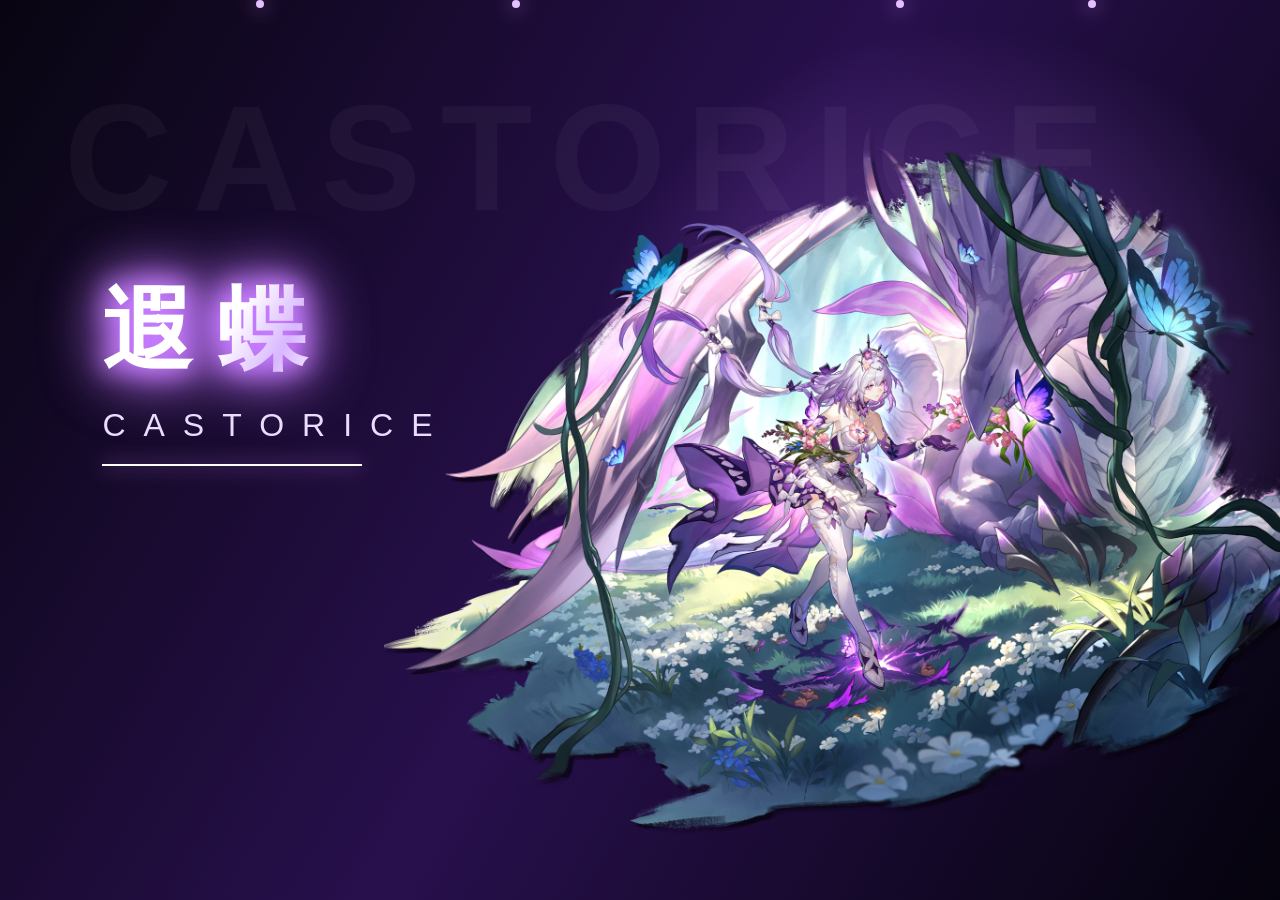
<file: sr/xiadie/gpt-v2.html>
<!DOCTYPE html>
<html lang="zh-CN">
<head>
<meta charset="UTF-8">
<title>遐蝶 Character Intro - Inner Light</title>
<style>
*{margin:0;padding:0;box-sizing:border-box}
body{overflow:hidden;background:#05030d;font-family:"Microsoft YaHei",sans-serif}

.scene{
width:100vw;height:100vh;position:relative;overflow:hidden;
background:
radial-gradient(circle at 75% 45%,rgba(190,120,255,.45),transparent 35%),
linear-gradient(120deg,#080511,#28104d,#05030d);
}

.mask{
position:absolute;inset:0;background:#000;z-index:20;
animation:open 1.5s forwards;
}
@keyframes open{to{transform:translateY(-100%)}}

.bg{
position:absolute;top:8%;left:5%;
font-size:150px;font-weight:900;
letter-spacing:20px;
color:rgba(255,255,255,.04);
animation:bgMove 12s linear infinite;
}
@keyframes bgMove{to{transform:translateX(-120px)}}

.beam{
position:absolute;top:55%;left:-40%;
width:45%;height:4px;
background:linear-gradient(90deg,transparent,#fff,#c678ff,transparent);
box-shadow:0 0 40px #c678ff;
animation:beamMove 2s .5s forwards;
}
@keyframes beamMove{to{left:130%;opacity:0}}

.hero{
position:absolute;
right:-5%;bottom:-8%;
width:75%;
animation:heroIn 2s ease forwards,float 5s 2s infinite;
}
@keyframes heroIn{
from{
opacity:0;
transform:translateX(150px) scale(1.1);
filter:blur(20px)
}
}
@keyframes float{50%{transform:translateY(-15px)}}


.name{
position:absolute;
left:8%;
top:30%;
z-index:5;
}

.cn{
font-size:90px;
font-weight:900;
letter-spacing:25px;
opacity:0;
transform:translateX(-120px) scale(1.5);
animation:nameShow 1.8s .7s forwards;
}

.cn span{
display:inline-block;
color:transparent;

background:
linear-gradient(
120deg,
#ffffff 0%,
#ffffff 25%,
#d8b7ff 35%,
#ffffff 45%,
#9d55ff 50%,
#ffffff 60%,
#ffffff 100%
);

background-size:250% 100%;

-webkit-background-clip:text;
background-clip:text;

filter:
drop-shadow(0 0 12px #c77cff)
drop-shadow(0 0 30px rgba(180,100,255,.7));

animation:innerLight 5s linear infinite;
}

@keyframes innerLight{
0%{background-position:200% center}
50%{background-position:0% center}
100%{background-position:-200% center}
}

@keyframes nameShow{
0%{
opacity:0;
filter:blur(40px) drop-shadow(0 0 60px #d38cff)
}
60%{
opacity:1;
filter:blur(0) drop-shadow(0 0 45px #d38cff)
}
100%{
opacity:1;
transform:translateX(0) scale(1);
filter:drop-shadow(0 0 15px #d38cff)
}
}


/* 蝴蝶从文字内部爆散 */
.butterflyBurst{
position:absolute;
left:50%;
top:50%;
width:20px;height:20px;
}

.butterflyBurst span{
position:absolute;
width:22px;height:16px;
background:radial-gradient(ellipse,#fff,#d69cff 45%,transparent 70%);
filter:drop-shadow(0 0 12px #c87cff);
opacity:0;
animation:burst 3s 1s ease-out forwards;
}

.butterflyBurst span:nth-child(1){--x:-180px;--y:-130px}
.butterflyBurst span:nth-child(2){--x:170px;--y:-150px}
.butterflyBurst span:nth-child(3){--x:-230px;--y:20px}
.butterflyBurst span:nth-child(4){--x:220px;--y:40px}
.butterflyBurst span:nth-child(5){--x:-100px;--y:150px}
.butterflyBurst span:nth-child(6){--x:120px;--y:170px}
.butterflyBurst span:nth-child(7){--x:30px;--y:-220px}
.butterflyBurst span:nth-child(8){--x:-40px;--y:220px}

@keyframes burst{
0%{opacity:0;transform:translate(0,0) scale(.1)}
15%{opacity:1;transform:scale(1.2)}
70%{opacity:1;transform:translate(var(--x),var(--y)) rotate(90deg)}
100%{opacity:0;transform:translate(calc(var(--x)*1.3),calc(var(--y)*1.3)) scale(.2)}
}


.en{
margin-top:15px;
font-size:32px;
letter-spacing:18px;
color:#eadcff;
opacity:0;
transform:translateY(40px);
animation:enShow 1.5s 1.4s forwards;
}

@keyframes enShow{to{opacity:1;transform:translateY(0)}}

.line{
margin-top:20px;
width:260px;height:2px;
background:white;
box-shadow:0 0 20px #d58cff;
}

.particle{
position:absolute;
width:8px;height:8px;
background:#e3c0ff;
border-radius:50%;
box-shadow:0 0 20px #d98cff;
animation:particle 6s infinite;
}

@keyframes particle{
from{transform:translateY(100vh)}
to{transform:translateY(-20vh)}
}
</style>
</head>

<body>
<div class="scene">
<div class="mask"></div>
<div class="bg">CASTORICE</div>
<div class="beam"></div>

<div class="name">
<div class="cn">
<span>遐蝶</span>
<div class="butterflyBurst">
<span></span><span></span><span></span><span></span>
<span></span><span></span><span></span><span></span>
</div>
</div>

<div class="en">CASTORICE</div>
<div class="line"></div>
</div>

<img class="hero" src="lihui.png">

<div class="particle" style="left:20%;animation-delay:1s"></div>
<div class="particle" style="left:40%;animation-delay:3s"></div>
<div class="particle" style="left:70%;animation-delay:2s"></div>
<div class="particle" style="left:85%;animation-delay:4s"></div>

</div>
</body>
</html>
</file>
<file: works.css>
/* =========================
   基础
========================= */

* {
    margin: 0;
    padding: 0;
    box-sizing: border-box;

    font-family:
        "Microsoft YaHei",
        "PingFang SC",
        sans-serif;
}


body {

    min-height: 100vh;

    color: white;

    background:
        radial-gradient(
            circle at top,
            #243b55,
            #05070d 65%
        );

    overflow-x: hidden;
}


/* =========================
   背景光效
========================= */

body::before {

    content: "";

    position: fixed;

    width: 500px;
    height: 500px;

    left: -180px;
    top: -150px;

    background: #00eaff;

    filter: blur(150px);

    opacity: .15;

    pointer-events: none;

    z-index: -1;
}


body::after {

    content: "";

    position: fixed;

    width: 500px;
    height: 500px;

    right: -180px;
    bottom: -180px;

    background: #8b5cf6;

    filter: blur(150px);

    opacity: .18;

    pointer-events: none;

    z-index: -1;
}


/* =========================
   顶部导航
========================= */

.header {

    width: 100%;

    padding: 35px 8%;

    display: flex;

    justify-content: space-between;

    align-items: center;
}


.logo {

    font-size: 23px;

    font-weight: 800;

    letter-spacing: 2px;

    color: #8be9ff;
}


.back {

    color: #aebbd0;

    text-decoration: none;

    padding: 10px 20px;

    border-radius: 20px;

    border:
        1px solid
        rgba(255, 255, 255, .12);

    background:
        rgba(255, 255, 255, .05);

    transition: .3s;
}


.back:hover {

    color: white;

    background:
        rgba(255, 255, 255, .1);

    transform: translateX(-4px);
}


/* =========================
   Hero
========================= */

.hero {

    text-align: center;

    padding:
        70px 20px 30px;
}


.hero h1 {

    font-size:
        clamp(42px, 6vw, 68px);

    font-weight: 900;

    letter-spacing: 2px;

    background:

        linear-gradient(
            90deg,
            #ffffff,
            #8be9ff,
            #c084fc,
            #ffffff
        );

    background-size: 300%;

    -webkit-background-clip: text;

    background-clip: text;

    color: transparent;

    animation:
        titleFlow 7s linear infinite;
}


@keyframes titleFlow {

    0% {
        background-position: 0%;
    }

    100% {
        background-position: 300%;
    }
}


.hero p {

    margin-top: 20px;

    font-size: 18px;

    color: #94a3b8;

    letter-spacing: 1px;
}


/* =========================
   分类
========================= */

.tags {

    display: flex;

    justify-content: center;

    align-items: center;

    gap: 12px;

    flex-wrap: wrap;

    margin:
        40px auto 55px;

    padding: 0 20px;
}


.tag {

    padding:
        9px 22px;

    border-radius: 30px;

    border:
        1px solid
        rgba(255, 255, 255, .12);

    background:
        rgba(255, 255, 255, .06);

    color: #b9c5d8;

    cursor: pointer;

    transition: .3s;
}


.tag:hover,
.tag.active {

    color: white;

    border-color: #67e8f9;

    background:
        rgba(103, 232, 249, .1);

    box-shadow:
        0 0 20px
        rgba(0, 234, 255, .12);
}


/* =========================
   作品容器
========================= */

.container {

    width: 84%;

    max-width: 1500px;

    margin: auto;

    display: grid;

    grid-template-columns:
        repeat(
            auto-fit,
            minmax(320px, 1fr)
        );

    gap: 30px;

    padding-bottom: 90px;
}


/* =========================
   作品卡片
========================= */

.card {

    position: relative;

    overflow: hidden;

    border-radius: 25px;

    background:
        rgba(255, 255, 255, .07);

    border:
        1px solid
        rgba(255, 255, 255, .13);

    backdrop-filter: blur(20px);

    transition:
        transform .4s,
        box-shadow .4s,
        border-color .4s;
}


.card::before {

    content: "";

    position: absolute;

    width: 200px;
    height: 200px;

    top: -100px;
    right: -100px;

    background: #00eaff;

    filter: blur(90px);

    opacity: .08;

    pointer-events: none;
}


.card:hover {

    transform:
        translateY(-10px);

    border-color:
        rgba(139, 233, 255, .35);

    box-shadow:
        0 25px 70px
        rgba(0, 0, 0, .45);
}


/* =========================
   作品封面
========================= */

.cover {

    height: 210px;

    display: flex;

    justify-content: center;

    align-items: center;

    font-size: 72px;

    position: relative;

    overflow: hidden;

    background:

        linear-gradient(
            135deg,
            rgba(0, 198, 255, .25),
            rgba(139, 92, 246, .3)
        );
}


.cover::after {

    content: "";

    position: absolute;

    width: 180%;

    height: 1px;

    background:

        linear-gradient(
            90deg,
            transparent,
            rgba(255, 255, 255, .6),
            transparent
        );

    transform:
        rotate(-25deg)
        translateX(-50%);

    animation:
        scan 5s linear infinite;
}


@keyframes scan {

    0% {
        left: -100%;
    }

    100% {
        left: 150%;
    }
}


/* =========================
   信息
========================= */

.info {

    padding: 30px;
}


.info h2 {

    font-size: 25px;

    margin-bottom: 12px;
}


.desc {

    color: #aebbd0;

    line-height: 1.7;

    font-size: 15px;
}


/* =========================
   技术标签
========================= */

.stack {

    margin: 18px 0;
}


.stack span {

    display: inline-block;

    padding:
        5px 11px;

    margin:
        3px 4px 3px 0;

    border-radius: 12px;

    font-size: 12px;

    color: #bcd2e8;

    background:
        rgba(255, 255, 255, .07);

    border:
        1px solid
        rgba(255, 255, 255, .08);
}


/* =========================
   AI说明
========================= */

.ai {

    color: #8be9ff;

    font-size: 13px;

    margin-bottom: 22px;
}


/* =========================
   跳转按钮区域
========================= */

.buttons {

    display: grid;

    grid-template-columns:
        repeat(2, 1fr);

    gap: 12px;
}


/* =========================
   可复用按钮
========================= */

.work-button {

    position: relative;

    display: flex;

    flex-direction: column;

    justify-content: center;

    align-items: center;

    min-height: 78px;

    padding:
        12px 10px;

    border-radius: 18px;

    text-decoration: none;

    color: white;

    background:

        linear-gradient(
            135deg,
            rgba(0, 198, 255, .16),
            rgba(139, 92, 246, .2)
        );

    border:
        1px solid
        rgba(139, 233, 255, .18);

    overflow: hidden;

    transition: .35s;
}


.work-button::before {

    content: "";

    position: absolute;

    inset: 0;

    background:

        linear-gradient(
            120deg,
            transparent 30%,
            rgba(255, 255, 255, .14),
            transparent 70%
        );

    transform:
        translateX(-120%);

    transition: .6s;
}


.work-button:hover::before {

    transform:
        translateX(120%);
}


.work-button:hover {

    transform:
        translateY(-4px);

    border-color:
        rgba(139, 233, 255, .5);

    box-shadow:
        0 10px 30px
        rgba(0, 198, 255, .16);

    background:

        linear-gradient(
            135deg,
            rgba(0, 198, 255, .25),
            rgba(139, 92, 246, .3)
        );
}


.button-icon {

    font-size: 19px;

    margin-bottom: 4px;
}


.button-name {

    font-size: 14px;

    font-weight: 700;
}


/* =========================
   按钮说明文字
========================= */

.button-desc {

    margin-top: 4px;

    font-size: 10px;

    color: #8fa1b8;

    white-space: nowrap;

    overflow: hidden;

    text-overflow: ellipsis;

    max-width: 90%;
}


/* =========================
   Footer
========================= */

footer {

    text-align: center;

    padding:
        40px 20px;

    border-top:
        1px solid
        rgba(255, 255, 255, .06);

    color: #64748b;

    font-size: 13px;
}


/* =========================
   移动端
========================= */

@media (max-width: 600px) {

    .header {

        padding:
            25px 20px;
    }


    .logo {

        font-size: 18px;
    }


    .hero {

        padding-top: 40px;
    }


    .container {

        width: 92%;

        grid-template-columns:
            1fr;
    }


    .buttons {

        grid-template-columns:
            1fr 1fr;
    }

}
</file>
